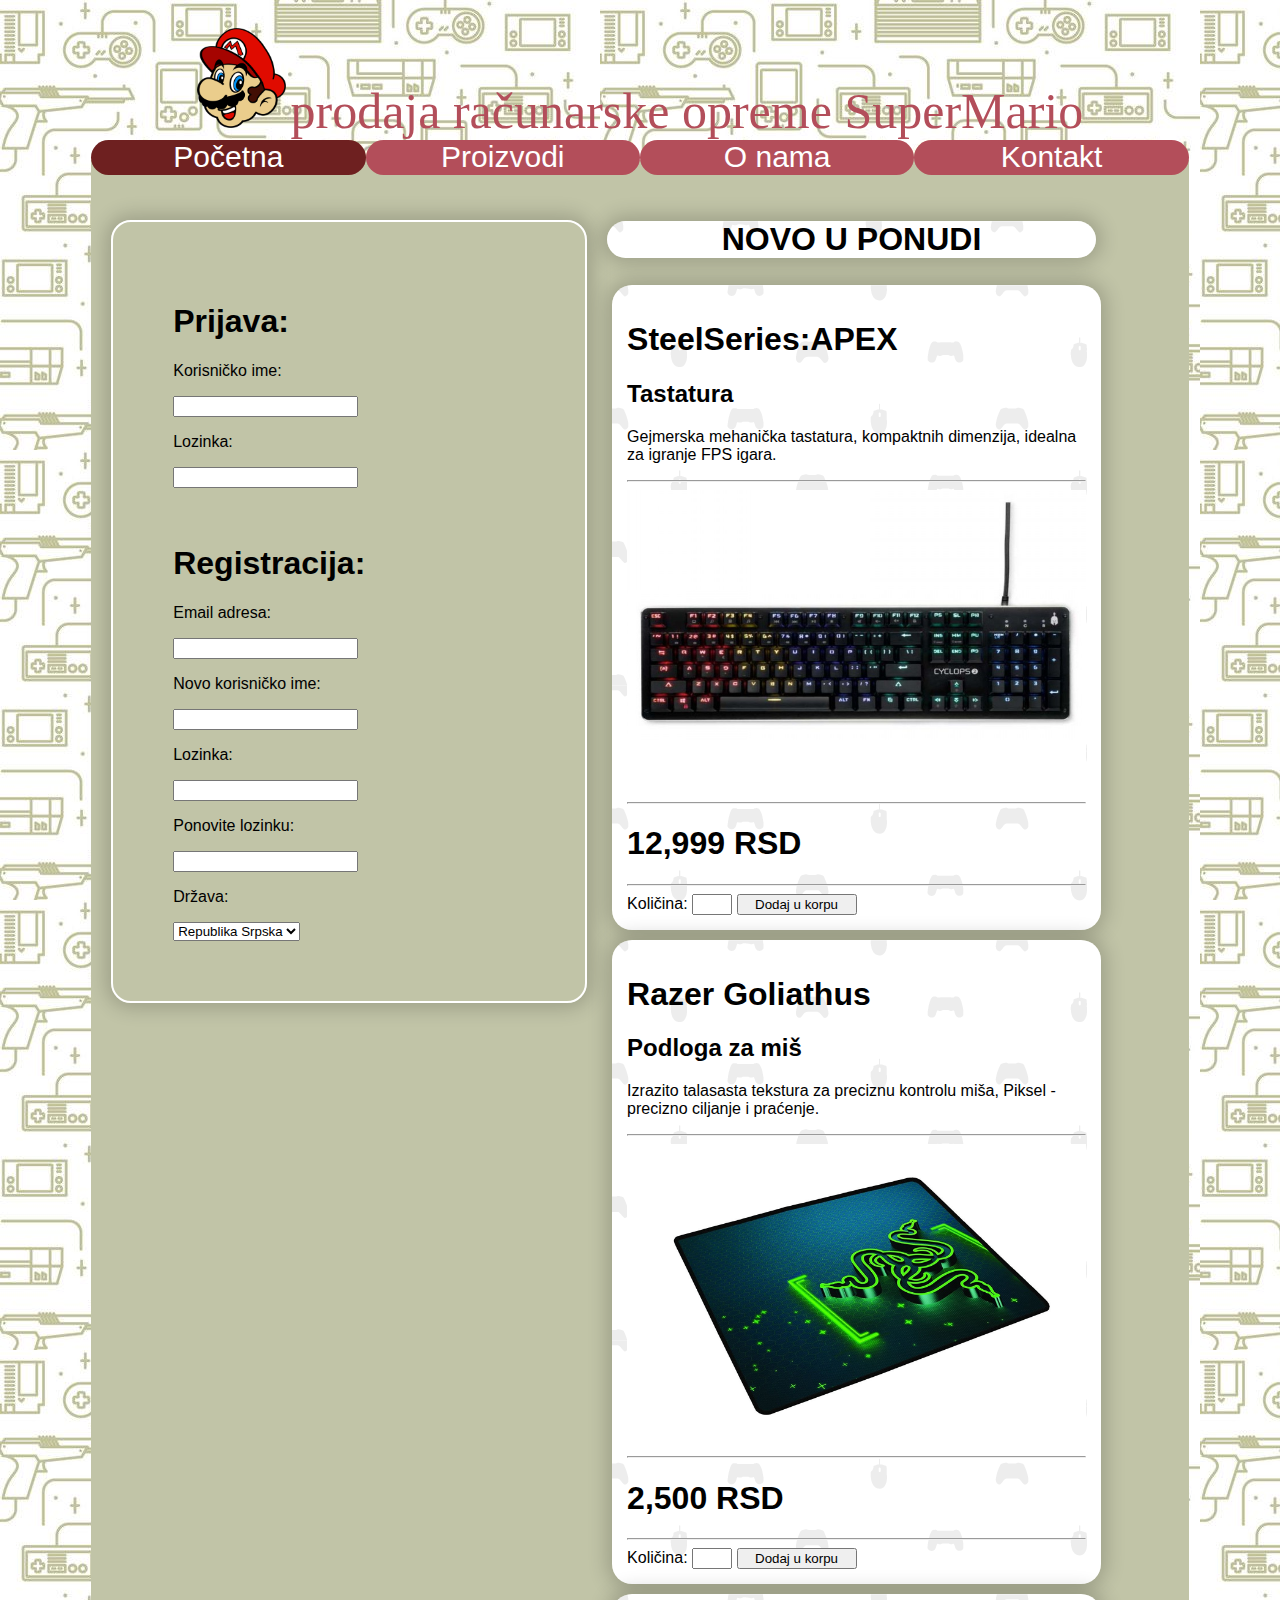
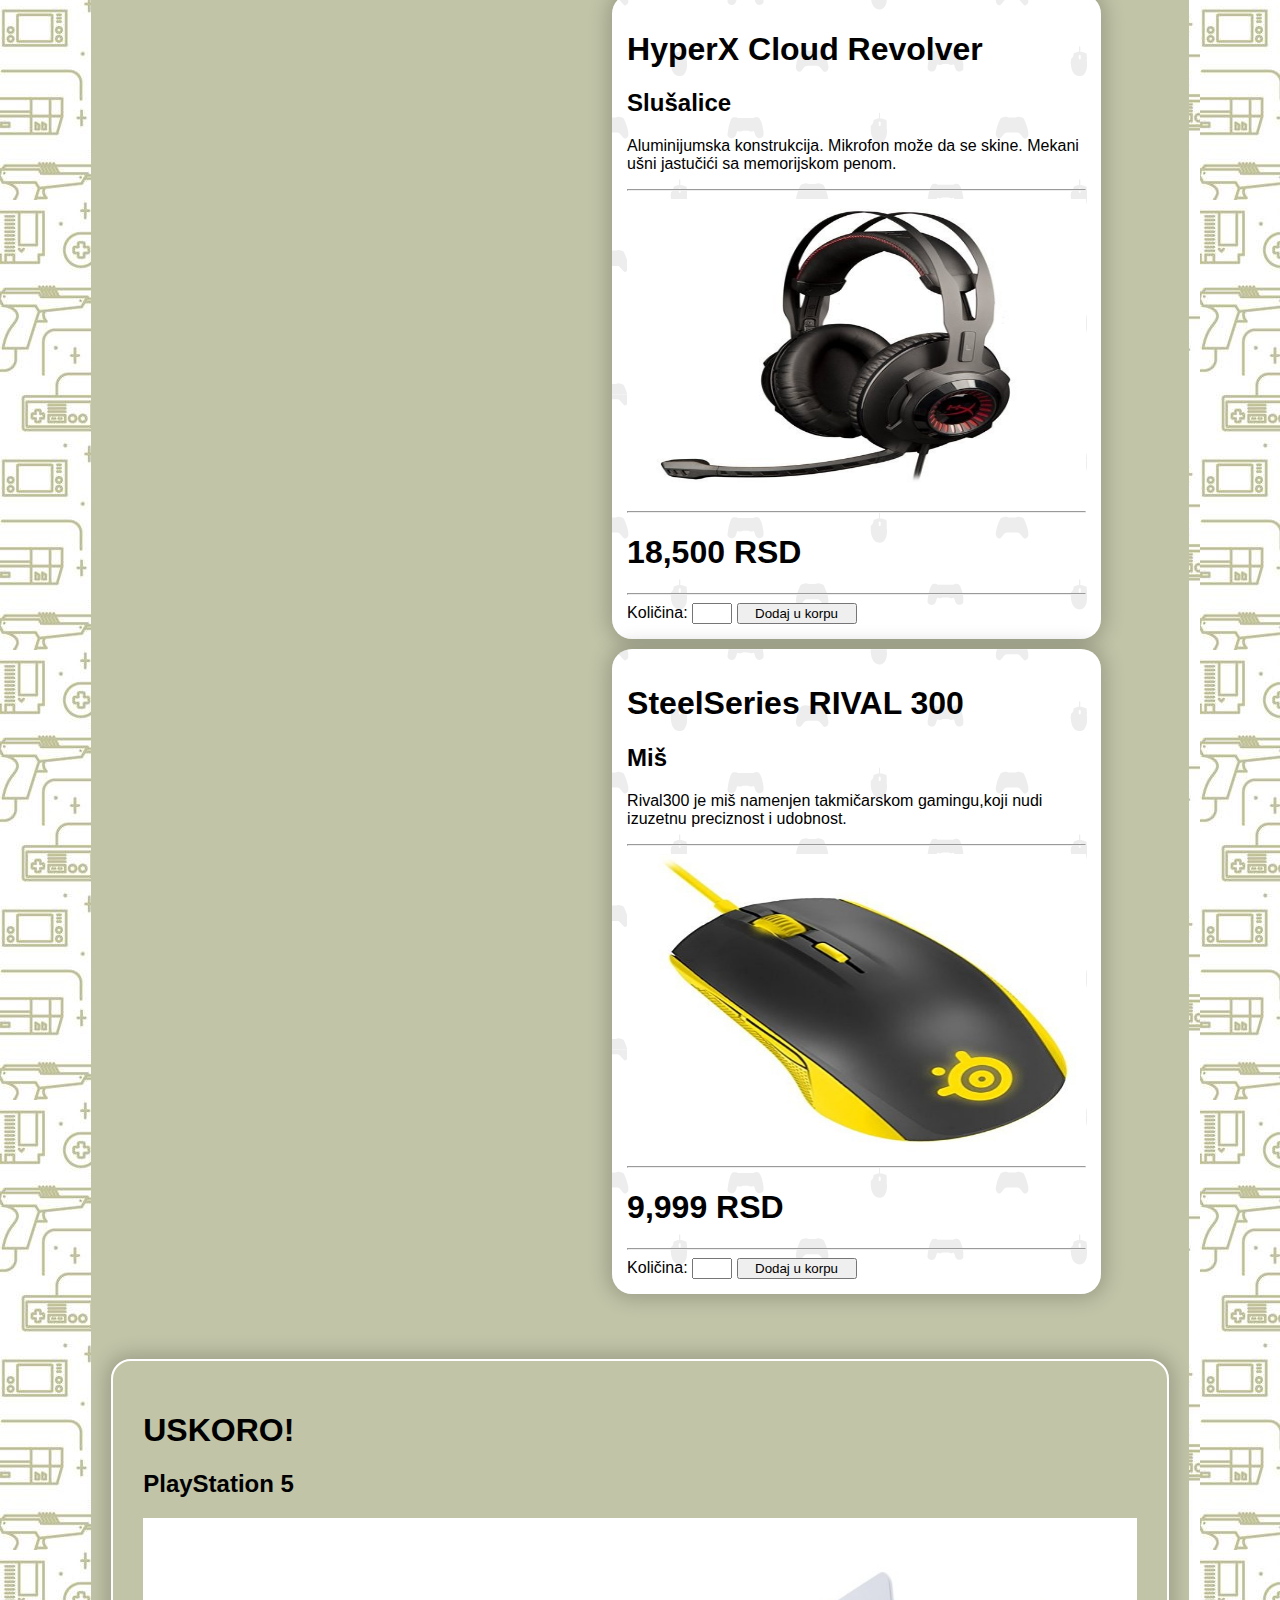
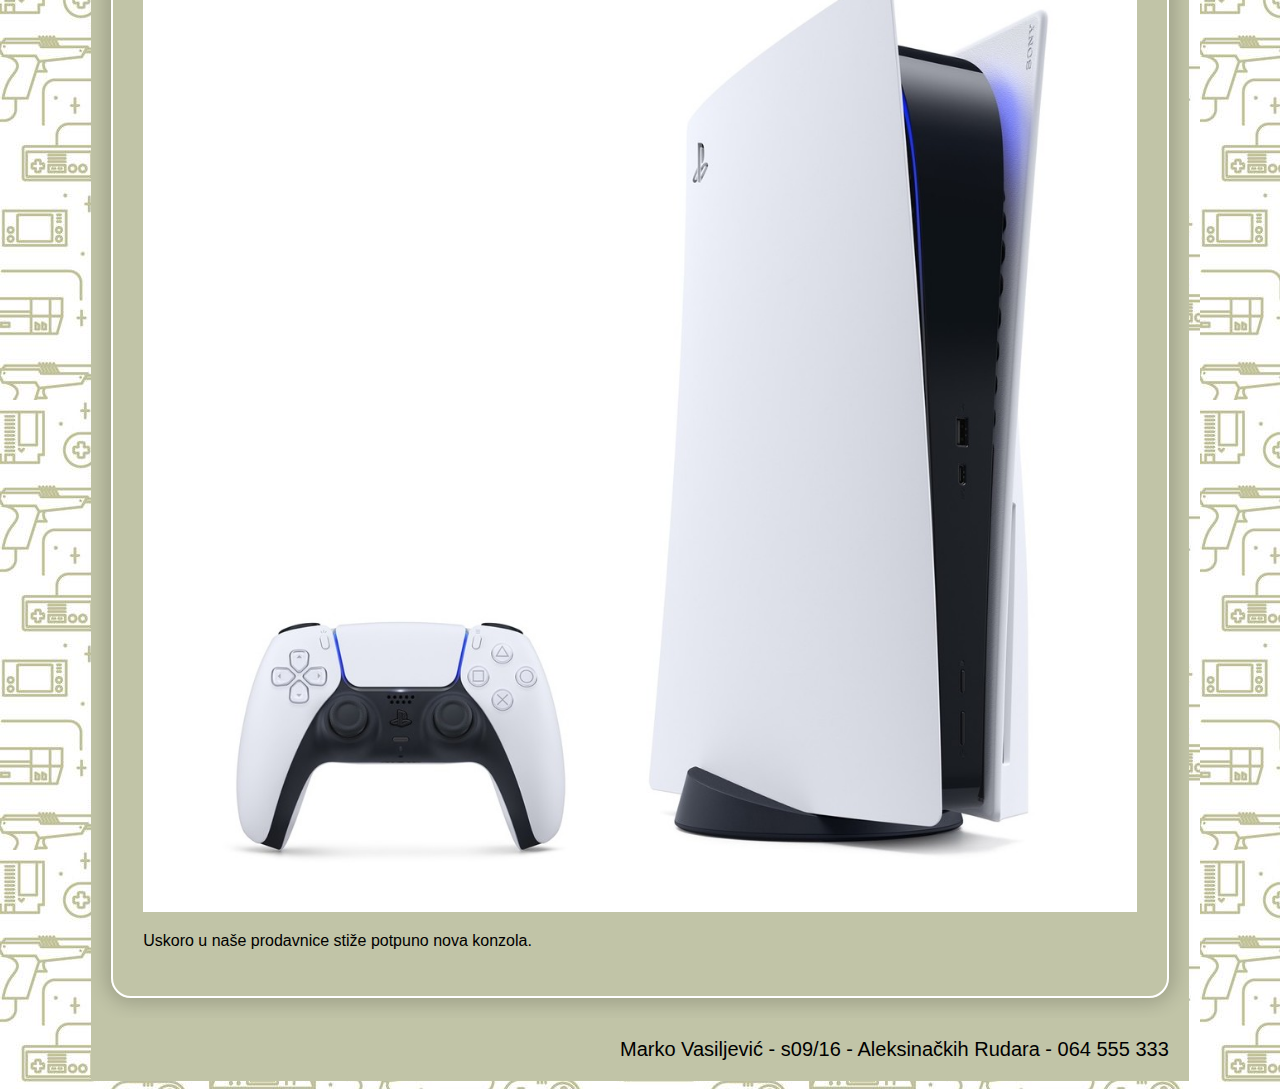
<file: RAF WSIT-DZ0405-Marko-Vasiljevic-S0916/Index.html>
<!DOCTYPE html>
<html lang="en">
<head>
    <meta charset="UTF-8">
    <meta name="viewport" content="width=device-width, initial-scale=1.0">
    <title>Prodaja računarske opreme</title>
    <link rel="stylesheet" href="css/css.css">
    <script type="text/javascript" src="js/jquery-3.5.1.min.js"></script>

    <script>

        $(document).ready(function(){
            $(".hamburger").click(function(){
                $(".nav").slideToggle(400);
            })
            $(window).resize(function(){
                if($(".hamburger").css("display") == "none")
                {
                    $(".nav").css("display", "block");
                }
            })
        })

    </script>

</head>
<body>

    <div class="container">

        <div class="header" >
            <div class="logo">
                <img src="images/logo.png" alt="page_logo" style="height: 100px;">

                
            </div>  
            
            <span style="font-size: 50px; font-family: fantasy; color: #b34e5a;; ;">prodaja računarske opreme SuperMario</span>
            
            <div class="hamburger">
                <div class="line"><p></p></div>
                <div class="line"></div>
                <div class="line"></div>
            </div>
            
            <div class="nav">
                <ul>
                    <li class="active"><a href="Index.html">Početna</a></li>
                    <li><a href="#">Proizvodi</a></li>
                    <li><a href="onama.html">O nama</a></li>
                    <li><a href="kontakt.html">Kontakt</a></li>
                </ul>
            </div>

        </div>

        <div class="sadrzaj">

            <div class="leviDio">
                
                <h1>Prijava:</h1>
                <form>
                    <p>Korisničko ime:</p>
                    <input type="text" name="username">

                    <p>Lozinka:</p>
                    <input type="password" name="password">
                </form>
                <br>
                
                <br>
                <h1>Registracija:</h1>
                    <form>

                        <p>Email adresa:</p>
                        <input type="email" name="email">

                        <p>Novo korisničko ime:</p>
                        <input type="text" name="username">

                        <p>Lozinka:</p>
                        <input type="password" name="password">

                        <p>Ponovite lozinku:</p>
                        <input type="password" name="password">

                        <p>Država:</p>
                        <select name="Drzava">
                            <option value="rs">Republika Srpska</option>
                            <option value="srb">Srbija</option>
                            <option value="cg">Crna gora</option>
                            
                        </select> 



                    </form>


            </div>


            <div class="centar">
                
                
                    
                <div class="naslov">
                    <h1>NOVO U PONUDI</h1>
                </div>
                
                <div class="proizvod">

                    <h1>SteelSeries:APEX</h1>
                    <h2>Tastatura</h2>
                    <p>Gejmerska mehanička tastatura, kompaktnih dimenzija, idealna za igranje FPS igara.</p>
                    <hr>
                    <img src="images/tastatura1.jpg" alt="">

                    <hr>
                    <h1>12,999 RSD</h1>
                    <hr>

                    <label for="kolicina">Količina:</label>
                    <input id="inKol" type="number" name="kolicina" step="1" required min="1">
                    <input type="submit" value="Dodaj u korpu">
                        
                </div>
        
                    <div class="proizvod">

                        <h1>Razer Goliathus</h1>
                        <h2>Podloga za miš</h2>
                        <p>Izrazito talasasta tekstura za preciznu kontrolu miša, Piksel - precizno ciljanje i praćenje.</p>
                        <hr>
                        <img src="images/podloga.jpg" alt="">    
                        
                        <hr>
                        <h1>2,500 RSD</h1>
                        <hr>

                        <label for="kolicina">Količina:</label>
                        <input id="inKol" type="number" name="kolicina" step="1" required min="1">
                        <input type="submit" value="Dodaj u korpu">       

                    </div>
                

                    
                    <div class="proizvod">
                        <h1>HyperX Cloud Revolver</h1>
                        <h2>Slušalice</h2>
                        <p>Aluminijumska konstrukcija. Mikrofon može da se skine. Mekani ušni jastučići sa memorijskom penom.</p>
                        <hr>
                        <img src="images/sluske.jpg" alt="">

                        <hr>
                        <h1>18,500 RSD</h1>
                        <hr>

                        <label for="kolicina">Količina:</label>
                        <input id="inKol" type="number" name="kolicina" step="1" required min="1">

                        <input type="submit" value="Dodaj u korpu">
                        
                    </div>
        
                    <div class="proizvod">
                        <h1>SteelSeries RIVAL 300</h1>
                        <h2>Miš</h2>
                        <p>Rival300 je miš namenjen takmičarskom gamingu,koji nudi izuzetnu preciznost i udobnost.</p>
                        <hr>
                        <img src="images/mis.jpg" alt="">    
                        
                        <hr>
                        <h1>9,999 RSD</h1>
                        <hr>

                        <label for="kolicina">Količina:</label>
                        <input id="inKol" type="number" name="kolicina" step="1" required min="1">
                        <input type="submit" value="Dodaj u korpu">       

                    </div>


            </div>



            <div class="desniDio">

                <h1>USKORO!</h1>
                <h2>PlayStation 5</h2>
                <img src="images/ps5.jpg" alt="">
                <p>Uskoro u naše prodavnice stiže  potpuno nova konzola.</p>

            </div>

        </div>

        <div class="footer">
            Marko Vasiljević - s09/16 - Aleksinačkih Rudara - 064 555 333
        </div>
        

    </div>




    
</body>
</html>
</file>
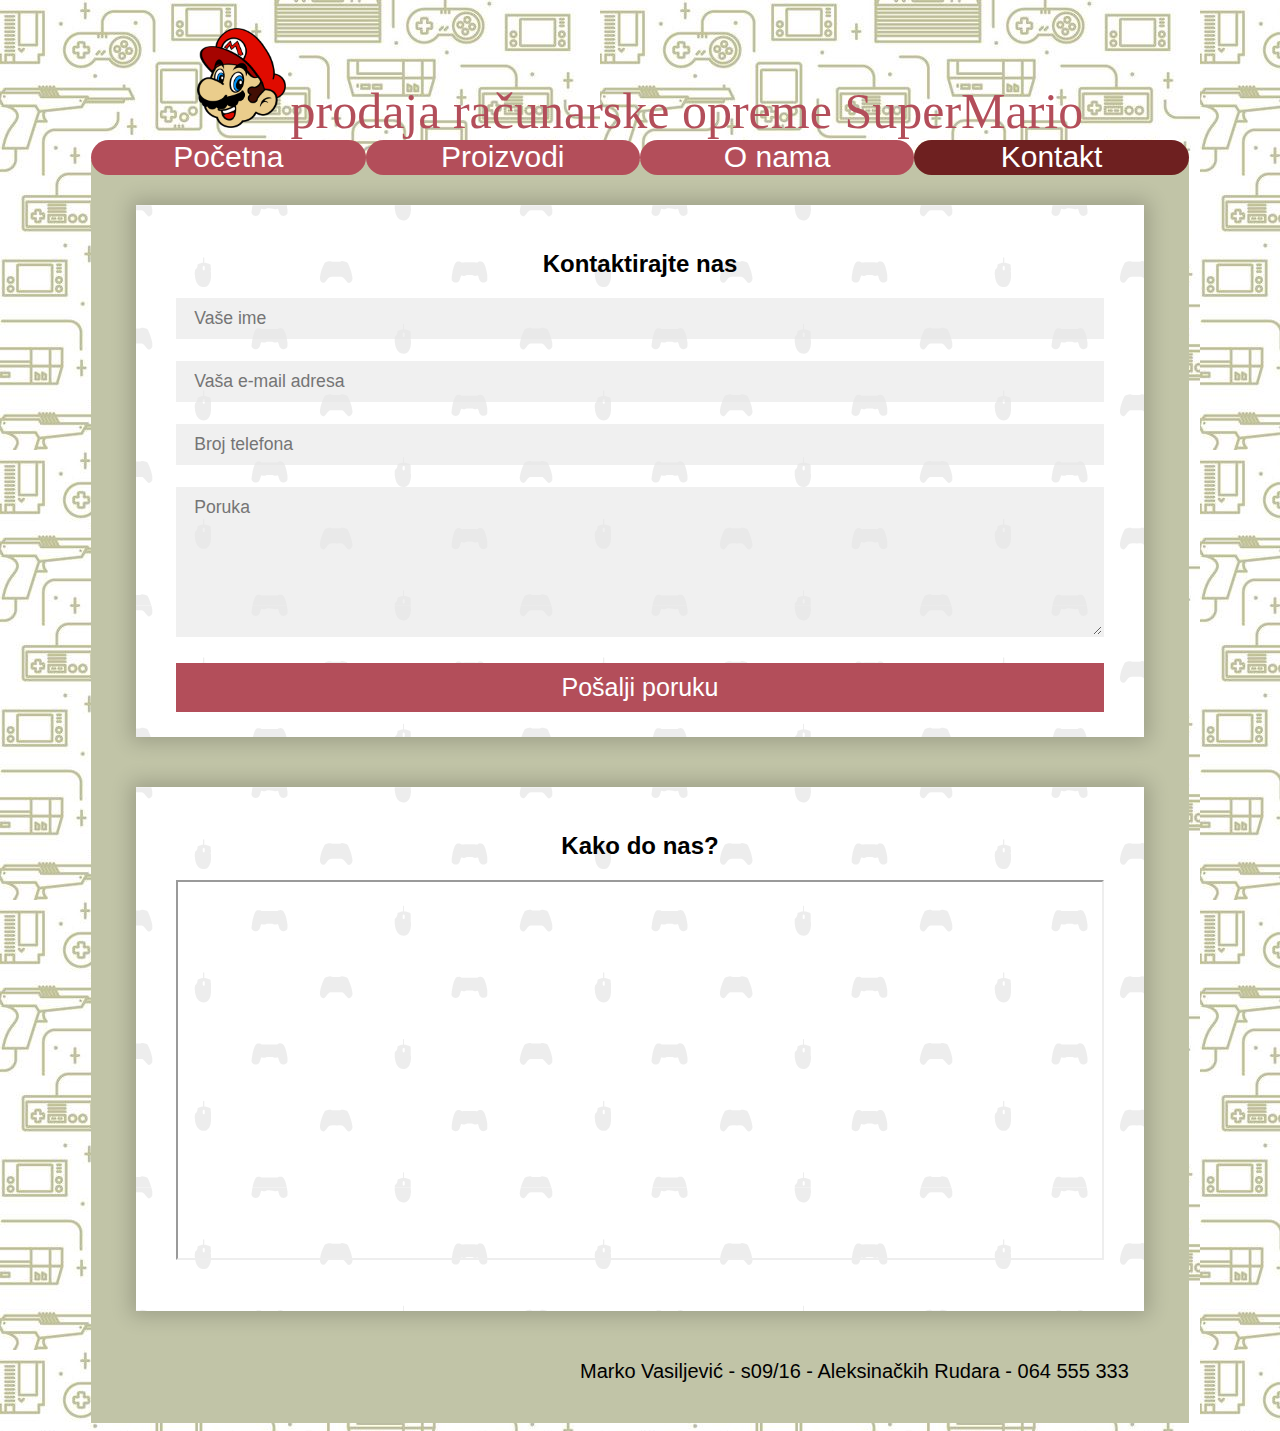
<file: RAF WSIT-DZ0405-Marko-Vasiljevic-S0916/kontakt.html>
<!DOCTYPE html>
<html>
<head>
    <meta charset='utf-8'>
    <meta http-equiv='X-UA-Compatible' content='IE=edge'>
    <title>Prodaja racunarske opreme</title>
    <meta name='viewport' content='width=device-width, initial-scale=1.0'>
    <link rel="stylesheet" type="text/css"  href="css/css.css">
    <link rel="stylesheet" type="text/css"  href="css/lightbox.min.css">
    
    <script type="text/javascript" src="js/jquery-3.5.1.min.js"></script>
    <script type="text/javascript" src="js/lightbox-plus-jquery.min.js"></script>
    <script>

        $(document).ready(function(){
            $(".hamburger").click(function(){
                $(".nav").slideToggle(400);
            })
            $(window).resize(function(){
                if($(".hamburger").css("display") == "none")
                {
                    $(".nav").css("display", "block");
                }
            })
        })


    </script>

   
</head>
<body>


    <div class="container">


        <div class="header" >

            <div class="logo">
                 <img src="images/logo.png" alt="page_logo" style="height: 100px;">
            </div>  
            
            <span style="font-size: 50px; font-family: fantasy; color: #b34e5a;; ;">prodaja računarske opreme SuperMario</span>

            <div class="hamburger">
                <div class="line"><p></p></div>
                <div class="line"></div>
                <div class="line"></div>
            </div>
            
            
            <div class="nav">
                <ul>
                    <li><a href="Index.html">Početna</a></li>
                    <li><a href="#">Proizvodi</a></li>
                    <li ><a href="onama.html">O nama</a></li>
                    <li class="active"><a href="kontakt.html">Kontakt</a></li>
                </ul>
            </div>
        </div>

        <div class="sadrzaj">

            <div class="sadrzajKontakt">

                <div class="kontaktBox">
                    
                            <h2>Kontaktirajte nas</h2>
                            <input type="text" class="polje" placeholder="Vaše ime">
                            <input type="text" class="polje" placeholder="Vaša e-mail adresa">
                            <input type="text" class="polje" placeholder="Broj telefona">
                            <textarea placeholder="Poruka" class="polje"></textarea>
                            <button class="btn">Pošalji poruku</button>
                        
                </div>


                <div class="mapaKontakt">
                    <h2>Kako do nas?<h2>
                    <iframe class="mapa" src="https://www.google.com/maps/embed?pb=!1m18!1m12!1m3!1d2829.709746402353!2d20.411822015708665!3d44.82747748372253!2m3!1f0!2f0!3f0!3m2!1i1024!2i768!4f13.1!3m3!1m2!1s0x475a6576ac14776d%3A0x7211df79962a87ac!2sAleksina%C4%8Dkih%20Rudara%2081%2C%20Beograd!5e0!3m2!1sbs!2srs!4v1606059263182!5m2!1sbs!2srs"></iframe>
                </div>

            
        </div>


       

        <div class="footer">
            Marko Vasiljević - s09/16 - Aleksinačkih Rudara - 064 555 333
        </div>


            


        </div>
    </div>
    
</body>
</html>
</file>
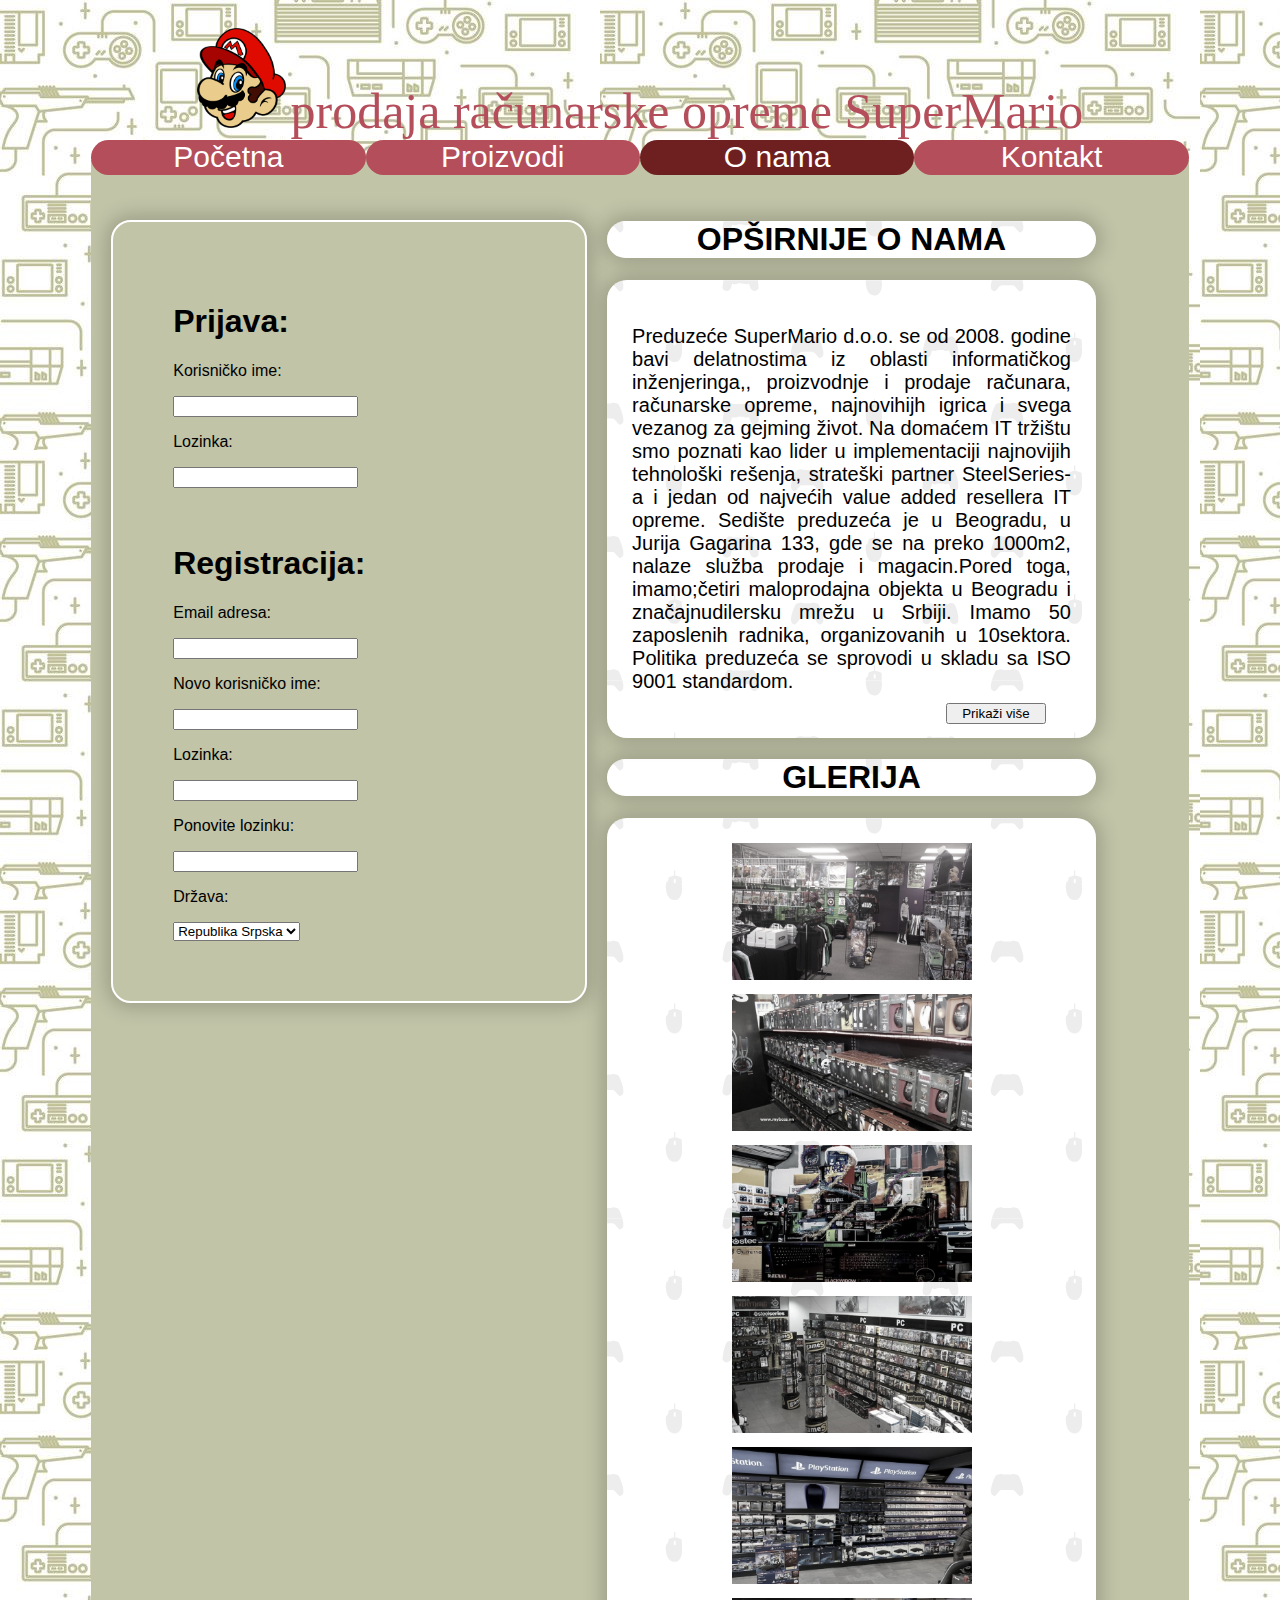
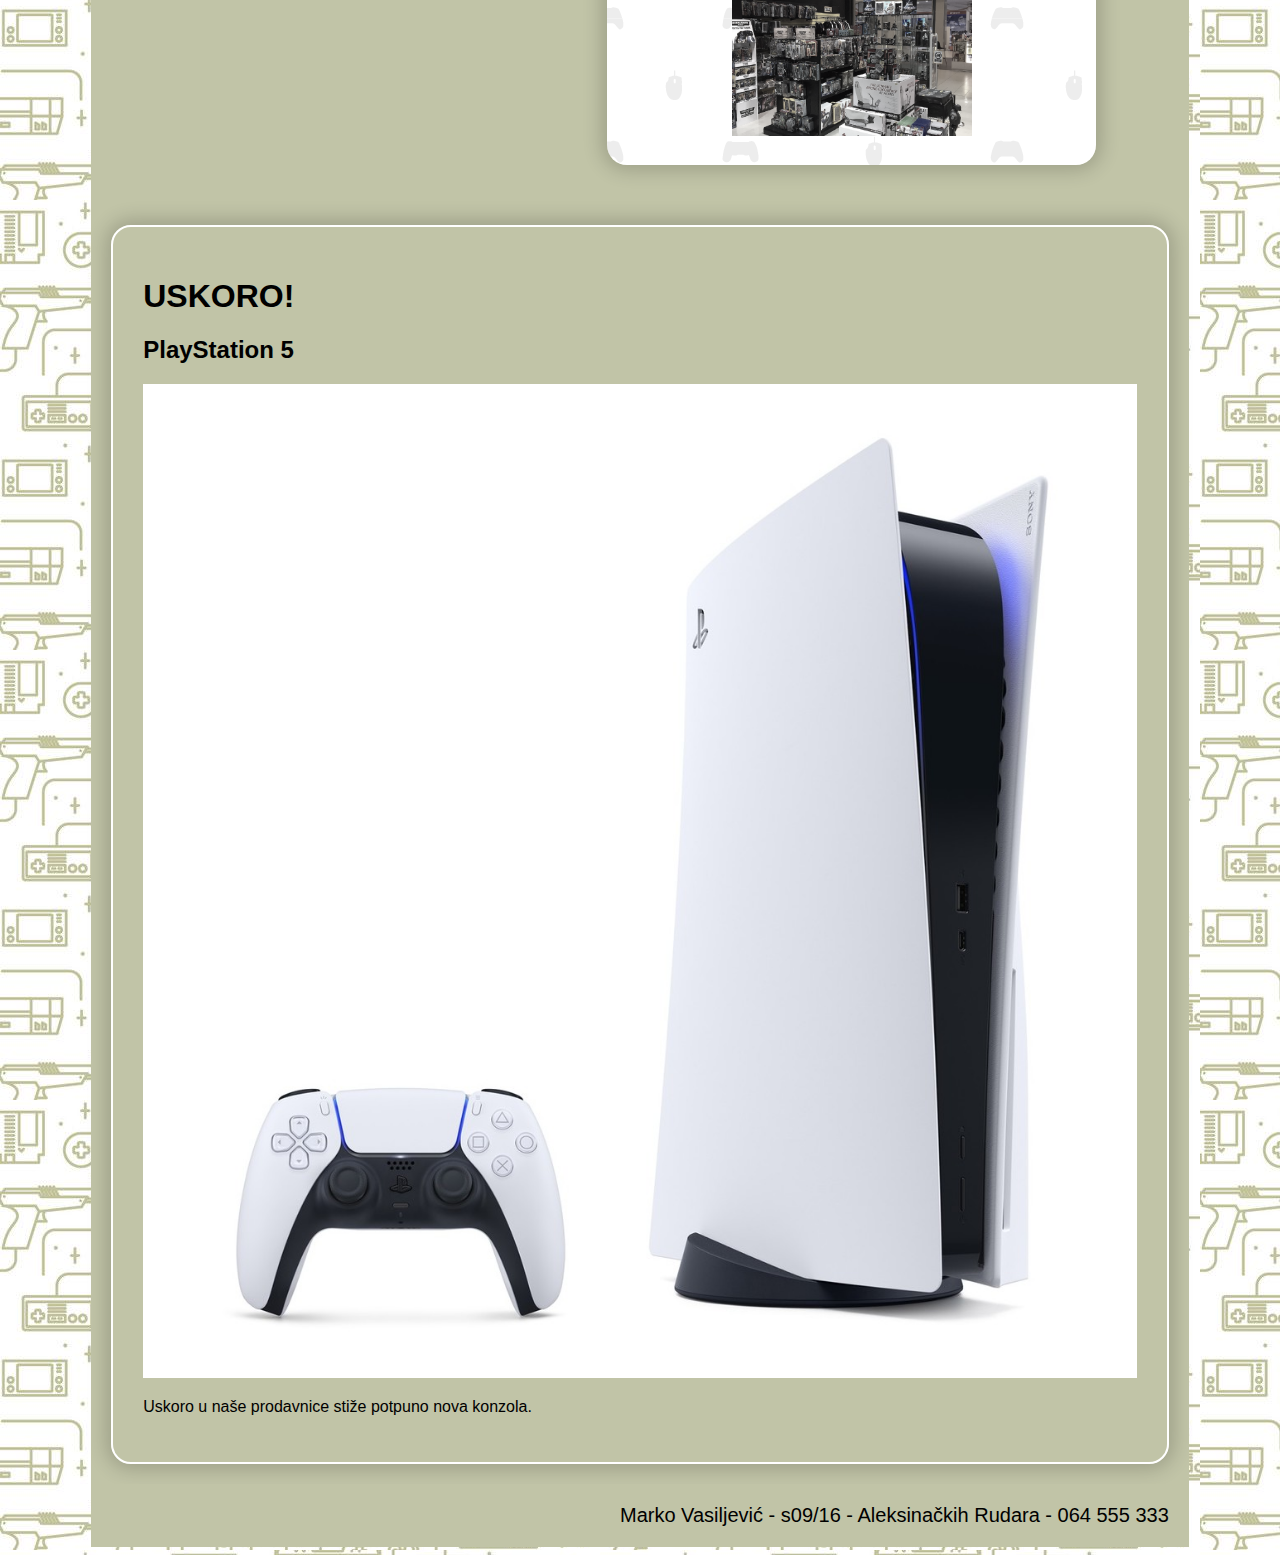
<file: RAF WSIT-DZ0405-Marko-Vasiljevic-S0916/onama.html>
<!DOCTYPE html>
<html>
<head>
    <meta charset='utf-8'>
    <meta http-equiv='X-UA-Compatible' content='IE=edge'>
    <title>Prodaja racunarske opreme</title>
    <meta name='viewport' content='width=device-width, initial-scale=1'>
    <link rel="stylesheet" type="text/css"  href="css/css.css">
    <link rel="stylesheet" type="text/css"  href="css/lightbox.min.css">
    
    <script type="text/javascript" src="js/jquery-3.5.1.min.js"></script>
    <script type="text/javascript" src="js/lightbox-plus-jquery.min.js"></script>

    <script>
        $(document).ready(function() {
            $("#pViseBtn").click(function() 
            {
                $("#p2").show();
            })
        })

        $(document).ready(function() {
            $("#pManjeBtn").click(function()
            {
                $("#p2").hide();
            })
        })



        $(document).ready(function(){
            $(".hamburger").click(function(){
                $(".nav").slideToggle(400);
            })
            $(window).resize(function(){
                if($(".hamburger").css("display") == "none")
                {
                    $(".nav").css("display", "block");
                }
            })
        })

    </script>
</head>
<body>


    <div class="container">


        <div class="header" >

            <div class="logo">
                 <img src="images/logo.png" alt="page_logo" style="height: 100px;">
            </div>  
            
            <span style="font-size: 50px; font-family: fantasy; color: #b34e5a;; ;">prodaja računarske opreme SuperMario</span>

            <div class="hamburger">
                <div class="line"><p></p></div>
                <div class="line"></div>
                <div class="line"></div>
            </div>
            
            <div class="nav">
                <ul>
                    <li><a href="Index.html">Početna</a></li>
                    <li><a href="#">Proizvodi</a></li>
                    <li class="active"><a href="onama.html">O nama</a></li>
                    <li><a href="kontakt.html">Kontakt</a></li>
                </ul>
            </div>
        </div>



        <div class="sadrzaj">

            <div class="leviDio">
                
                <h1>Prijava:</h1>
                <form>
                    <p>Korisničko ime:</p>
                    <input type="text" name="username">

                    <p>Lozinka:</p>
                    <input type="password" name="password">
                </form>
                <br>
                
                <br>
                <h1>Registracija:</h1>
                    <form>

                        <p>Email adresa:</p>
                        <input type="email" name="email">

                        <p>Novo korisničko ime:</p>
                        <input type="text" name="username">

                        <p>Lozinka:</p>
                        <input type="password" name="password">

                        <p>Ponovite lozinku:</p>
                        <input type="password" name="password">

                        <p>Država:</p>
                        <select name="Drzava">
                            <option value="rs">Republika Srpska</option>
                            <option value="srb">Srbija</option>
                            <option value="cg">Crna gora</option>                            
                        </select> 



                    </form>


            </div>


            <div class="centarOnama">
                
                
                    
                <div class="naslov">
                    <h1>OPŠIRNIJE O NAMA</h1>
                </div>

                <div class="onamaTekst">

                    <p id="p1">Preduzeće SuperMario d.o.o. se od 2008. godine bavi delatnostima iz oblasti informatičkog inženjeringa,, proizvodnje i prodaje računara, računarske opreme, najnovihijh igrica i svega vezanog za gejming život. Na domaćem IT tržištu smo poznati
                    kao lider u implementaciji najnovijih tehnološki rešenja, strateški partner SteelSeries-a i jedan od najvećih value added resellera IT opreme. Sedište preduzeća je u Beogradu, u Jurija Gagarina 133, gde se na preko 1000m2, nalaze
                    služba prodaje i magacin.Pored toga, imamo;četiri maloprodajna objekta u Beogradu i značajnudilersku mrežu u Srbiji. Imamo 50 zaposlenih radnika, organizovanih u 10sektora. Politika preduzeća se sprovodi u skladu sa ISO
                    9001 standardom.
                    <br>
                    <button class="pViseBtn" id="pViseBtn">Prikaži više</button>
                    </p>

                    <p id="p2">SuperMario je već duže vreme najozbiljniji SteelSeries-ov partner u Srbiji. Od 2009.godine, RIOT ima status <strong>SteelSeries Product Integratora</strong> i od tada smo našem tržištu ponudili čak 12 serija računarske opreme
                        namenjene kućnim i profesionalnim gejming korisnicima, i ono po čemu je SuperMario najpoznatiji na našem tržištu, čak 5 generacija SteelSeries tastatura.Od 2011. godine RIOT je član<strong>SteelSeries Inside </strong>programa.Članstvo
                        u ovom programu nas obavezuje da svaki novi model računarske opreme najpre prijavimo SteelSeries-u, a daje nam pravo da sve naše komponente "brand-iramo" SteelSeriesInside logom.
                        <br>
                        <button class="pManjeBtn" id="pManjeBtn">Prikaži manje</button>

                    </p>

                </div>

                <div class="naslov">
                    <h1>GLERIJA</h1>
                </div>
                
                <div class="galerija">

                    <a href="images/gal1.jpg" data-lightbox="mygallery"><img class="Gimg" src="images/gal1.jpg"></a>
                    <a href="images/gal2.jpg" data-lightbox="mygallery"><img class="Gimg" src="images/gal2.jpg"></a>
                    <a href="images/gal3.jpg" data-lightbox="mygallery"><img class="Gimg" src="images/gal3.jpg"></a>
                    <a href="images/gal4.jpg" data-lightbox="mygallery"><img class="Gimg" src="images/gal4.jpg"></a>
                    <a href="images/gal5.jpg" data-lightbox="mygallery"><img class="Gimg" src="images/gal5.jpg"></a>
                    <a href="images/gal6.jpg" data-lightbox="mygallery"><img class="Gimg" src="images/gal6.jpg"></a>

                </div>


            </div>



            <div class="desniDio">

                <h1>USKORO!</h1>
                <h2>PlayStation 5</h2>
                <img src="images/ps5.jpg" alt="">
                <p>Uskoro u naše prodavnice stiže  potpuno nova konzola.</p>

            </div>

        </div>

        <div class="footer">
            Marko Vasiljević - s09/16 - Aleksinačkih Rudara - 064 555 333
        </div>


            


        </div>
    </div>
    
</body>
</html>
</file>
<file: RAF WSIT-DZ0405-Marko-Vasiljevic-S0916/css/css.css>
*
{
    box-sizing: border-box;
    font-family: Arial, Helvetica, sans-serif;
}

body
{
    background-image: url("../images/pozadina.jpg");
}
.container
{
    width: 90%;
    margin:0 auto;
}

.logo
{
  display: inline-block;
}


.header 
{
    padding: 20px;
    text-align: center;
}

ul
{
    list-style-type: none;
    margin: 0;
    padding: 0;  
}

ul li
{
    float: left;
    width: 25%;
    background-color: #b34e5a; 
    height: 35px;
    font-size: 30px;
    text-align: center;
    border-radius: 20px;
}

ul li a
{
    display: block;
    text-decoration: none;
    color:white;
    border-radius: 20px;
}

ul li a:hover
{
    background-color:#6e2020;
}
li.active
 {
    background-color :#6e2020;
    
 }


 .hamburger
 {
    width: 50px;
    height: 50px;
    background-color: #b34e5a;
    padding:1px;  
    margin:0 auto;
    display: none;
    
 }
 .hamburger .line
 {
     width: 35px;
     margin-left: 5px;
     margin-top: 5px;
     width: 80%;
     background-color: white;
     height: 5px;
     
 }
 
 @media only screen and (max-width:800px)
 {
     .nav
     {
        display: none;
     }

     ul li 
     {
        float: none;
        display: block;
        width: 100%;
        margin-top: 5px;
        margin-bottom: 5px;
     }
     .hamburger
     {
        display: block;
     }
 }

.sadrzaj
{
    
    background-color: rgb(193,196,167);
    padding: 20px;
    margin-left: 20px;
    margin-right: 20px;
    
    
}

.leviDio
{

    float: left;
    width: 20%;
    vertical-align: top;
    margin-top: 40px;
    padding: 60px;
    border-radius: 20px;
    border: 2px solid white;
    box-shadow: 0px 0px 19px 5px rgba(0,0,0,0.19);
    
}



.centar
{
    width: 60%;
    display: inline-block;
    text-align: center;
    border-radius: 20px;
    padding: 20px;
}



.proizvod
{

    width: 40%;
    display: inline-block;
    border-radius: 20px;
    background: url(../images/divpozadina.png);
    margin: 5px;
    padding: 15px;
    vertical-align: top;
    text-align: left;
    box-shadow: 0px 0px 19px 5px rgba(0,0,0,0.19);
}



.centar .proizvod #inKol
{
    width: 40px;
}

.centar .proizvod input
{
    width: 120px;
}


@media only screen and (max-width:1368px)
{
    .proizvod{        
        width: 100%;
    }
}
@media only screen and (max-width:800px)
{
    .proizvod{
        width: 100%;
    }
}



.naslov
{
    
    
    background: url(../images/divpozadina.png);
    border-radius: 50px;
    width: 100%;
    box-shadow: 0px 0px 19px 5px rgba(0,0,0,0.19);


}

.centar img
{
    width:  100%;
    height: 300px;
}

.desniDio
{
    float: right;
    width: 20%;
    
    vertical-align: top;
    margin-top: 40px;
    padding: 30px;
    border-radius: 20px;
    border: 2px solid white;
    box-shadow: 0px 0px 19px 5px rgba(0,0,0,0.19);

}

.desniDio img
{
    width: 100%;
}


@media only screen and (max-width:1368px)
{
    .desniDio
    {
        float: none;
        width: 100%;
    }
    .centar
    {
        display: inline-block;
        width: 50%;
    }
    
    .leviDio
    {
        float: left;
        width: 45%;
    }
}

@media only screen and (max-width:800px)
{
    .leviDio
    {
        float: none;
        width: 100%;
        
    }
    .centar
    {
        display: inline-block;
        width: 100%;
    }

    .centarOnama
    {
        display: inline-block;
        width: 100%;
    }

}





.footer
{
    
    text-align: right;
    background-color: rgb(193,196,167);
    font-size: 20px;
    padding: 20px;
    margin-left: 20px;
    margin-right: 20px;
}

.centarOnama 
{
    width: 60%;
    display: inline-block;
    text-align: center;
    border-radius: 20px;
    padding: 20px;
}

@media only screen and (max-width:1368px)
{
    .centarOnama
    {
        display: inline-block;
        width: 50%;
    }   
}

@media only screen and (max-width:800px)
{
    .centarOnama
    {
        display: inline-block;
        width: 100%;
    }   
}


.onamaTekst
{
    background: url(../images/divpozadina.png);
    display: inline-block;
   
    text-align: center;
    border-radius: 20px;
    font-size: 20px;
    text-align: justify;
    box-shadow: 0px 0px 19px 5px rgba(0,0,0,0.19);
}

#p1{
   
    padding:25px
}
#p2{

    display: none;
    padding:25px
}

.pViseBtn
{
    
    float:right;
    margin-right: 25px;
    margin-top: 10px;
    width: 100px;

}

.pManjeBtn
{
    float: right;
    margin-right: 25px;
    margin-bottom: 25px;
    width: 100px;
}

.galerija
{
   
    background: url(../images/divpozadina.png);
    display: inline-block;
    
    border-radius: 20px;
    padding: 20px;
    box-shadow: 0px 0px 19px 5px rgba(0,0,0,0.19);

    
}

.galerija img
{

   width: 250px;
   padding: 5px;
   filter: grayscale(80%);
   transition: 1s;
}

.galerija img:hover{

    filter: grayscale(0);
    transform: scale(1.1);
}




.sadrzajKontakt
{
    display: inline-block ;
    width: 100%;
    text-align: center;
    padding:25px;
   
}




.kontaktBox{
    
	
    float:left;
    width: 40%;
    vertical-align: top;
	
	background: url(../images/divpozadina.png);
    box-shadow: 0px 0px 19px 5px rgba(0,0,0,0.19);
    padding: 25px 40px;
}


.polje{
	width: 100%;
	border: 2px solid rgba(0, 0, 0, 0);
	outline: none;
	background-color: rgba(230, 230, 230, 0.6);
	padding: 0.5rem 1rem;
	font-size: 1.1rem;
	margin-bottom: 22px;
	
}

.polje:hover{
	background-color: rgba(0, 0, 0, 0.1);
}

textarea{
	min-height: 150px;
}

.btn{
	width: 100%;
	padding: 10px;
	background-color: #b34e5a;
	color: #fff;
	font-size: 25px;
	border: none;
	outline: none;

}

.btn:hover{
    background-color:  #b30e5f;
}




.mapaKontakt
{
    
    float: right;
    width: 55%;
    padding: 25px 40px;
    text-align: center;
    background: url(../images/divpozadina.png);
    box-shadow: 0px 0px 19px 5px rgba(0,0,0,0.19);
    
}

.mapa
{
    width: 100%;
    height: 380px;
    
}

@media only screen and (max-width:1368px)
{
    .mapaKontakt
    {
        width: 100%;
       
    }
    
    .kontaktBox
    {
        width: 100%;
        margin-bottom: 50px;
    }

}
</file>
